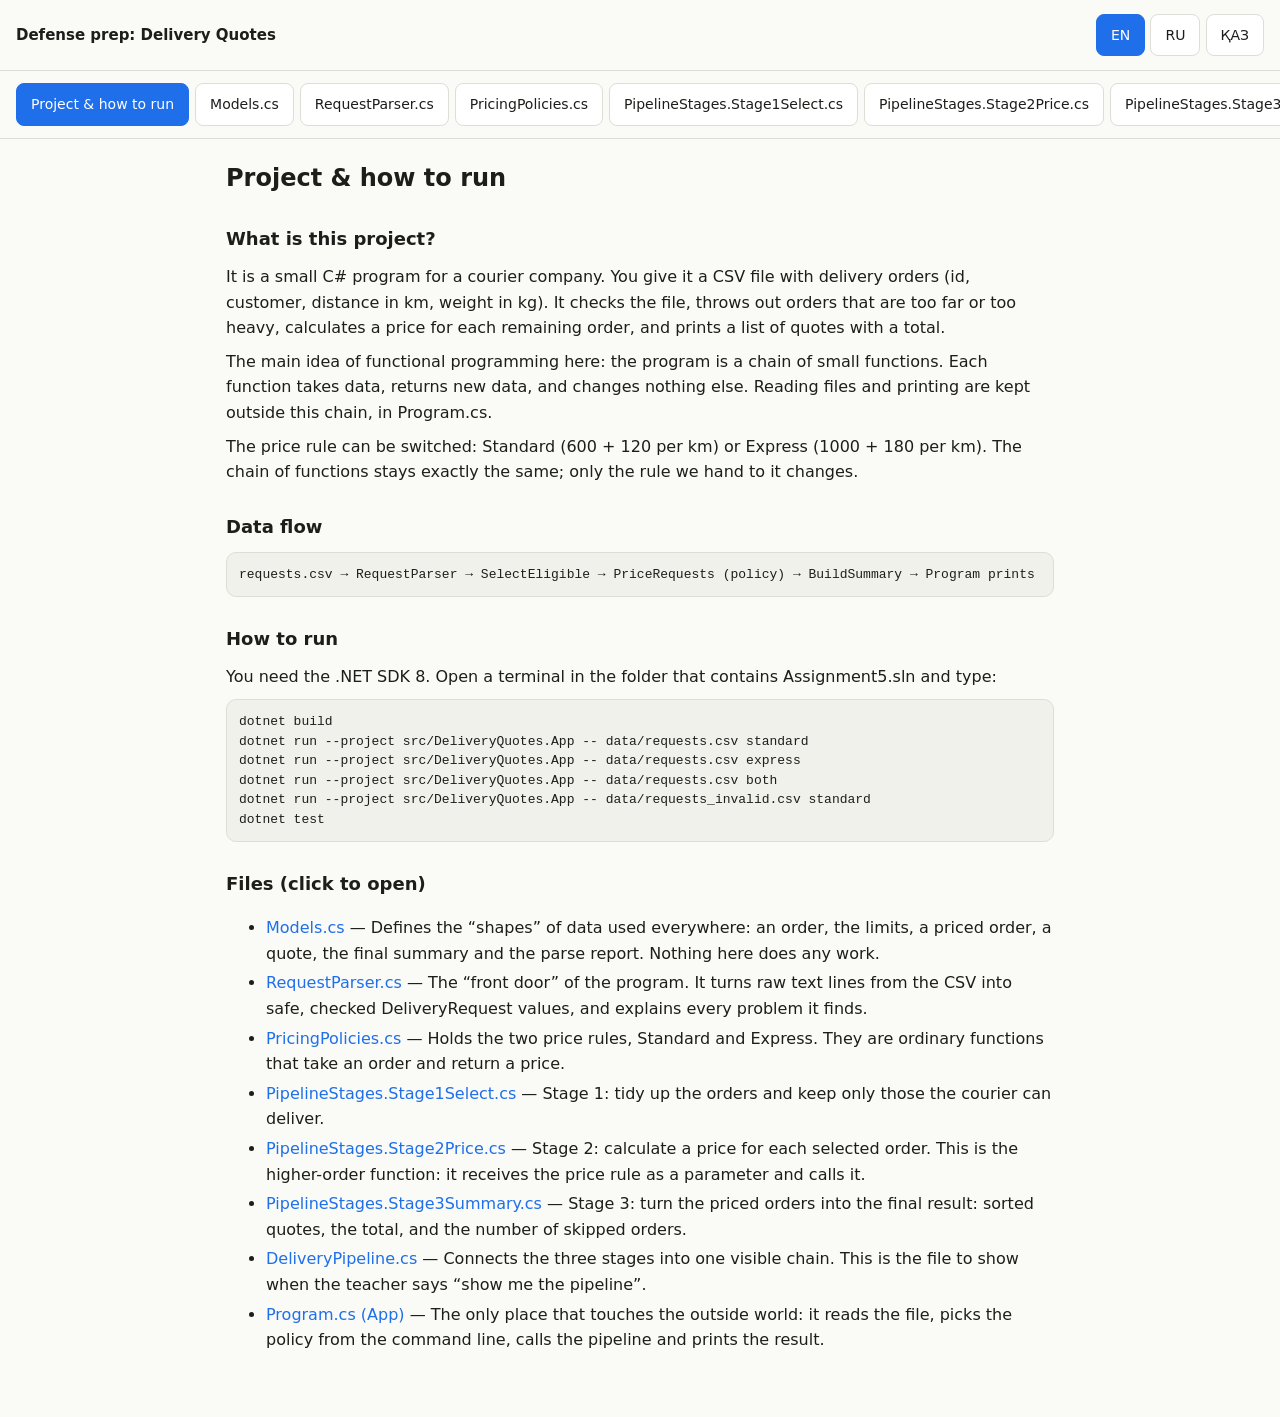
<file: index.html>
<!DOCTYPE html>
<html lang="en">
<head>
<meta charset="utf-8">
<meta name="viewport" content="width=device-width, initial-scale=1, viewport-fit=cover">
<title>Defense prep – Delivery Quotes (Assignment 5)</title>
<link rel="icon" href="data:image/svg+xml,%3Csvg xmlns='http://www.w3.org/2000/svg' viewBox='0 0 100 100'%3E%3Ctext y='.9em' font-size='90'%3E🛡️%3C/text%3E%3C/svg%3E">
<link rel="stylesheet" href="css/style.css">
</head>
<body>
<header><b id="ttl"></b><div class="lang"><button data-l="en">EN</button> <button data-l="ru">RU</button> <button data-l="kk">ҚАЗ</button></div></header>
<nav id="nav"></nav>
<main id="app"></main>
<script src="js/ui.js" defer></script>
<script src="js/files/models.js" defer></script>
<script src="js/files/parser.js" defer></script>
<script src="js/files/policies.js" defer></script>
<script src="js/files/stage1.js" defer></script>
<script src="js/files/stage2.js" defer></script>
<script src="js/files/stage3.js" defer></script>
<script src="js/files/pipeline.js" defer></script>
<script src="js/files/program.js" defer></script>
<script src="js/app.js" defer></script>
</body>
</html>
</file>
<file: css/style.css>
:root{--bg:#fafaf7;--fg:#1d1d1b;--mut:#66665f;--card:#fff;--line:#deded6;--acc:#1f6feb;--code:#f1f1ec;--on:#fff;
box-sizing:border-box;padding-top:env(safe-area-inset-top,0px);padding-bottom:env(safe-area-inset-bottom,0px)}
@media (prefers-color-scheme:dark){:root:not([data-theme="light"]){--bg:#17171a;--fg:#ececea;--mut:#a0a09a;--card:#202024;--line:#34343a;--acc:#6aa4ff;--code:#121215;--on:#101014}}
:root[data-theme="dark"]{--bg:#17171a;--fg:#ececea;--mut:#a0a09a;--card:#202024;--line:#34343a;--acc:#6aa4ff;--code:#121215;--on:#101014}
html{scroll-padding-top:env(safe-area-inset-top,0px)}
*{box-sizing:border-box}
body{margin:0;background:var(--bg);color:var(--fg);font:16px/1.6 system-ui,-apple-system,"Segoe UI",Roboto,sans-serif}
header{padding:14px 16px;border-bottom:1px solid var(--line);display:flex;flex-wrap:wrap;gap:10px;align-items:center;justify-content:space-between}
header b{font-size:15px}
.lang button,nav button{font:inherit;font-size:14px;border:1px solid var(--line);background:var(--card);color:var(--fg);padding:9px 14px;min-height:40px;border-radius:8px;cursor:pointer}
.lang button.on,nav button.on{background:var(--acc);color:var(--on);border-color:var(--acc)}
nav{display:flex;flex-wrap:wrap;gap:6px;padding:12px 16px;border-bottom:1px solid var(--line)}
main{max-width:860px;margin:0 auto;padding:20px 16px 48px}
h1{font-size:24px;margin:0 0 6px;word-break:break-word}
h2{font-size:18px;margin:28px 0 10px}
p{margin:8px 0}.mut{color:var(--mut)}
pre{background:var(--code);border:1px solid var(--line);border-radius:10px;padding:12px;overflow-x:auto;font:13px/1.5 ui-monospace,Consolas,monospace;margin:10px 0;max-width:100%}
.note{background:var(--card);border:1px solid var(--line);border-radius:12px;padding:6px 14px 10px;margin:14px 0}
.num{display:inline-block;background:var(--acc);color:var(--on);border-radius:50%;width:22px;height:22px;text-align:center;font-size:13px;line-height:22px;margin-right:6px}
a{color:var(--acc);cursor:pointer}
li{margin:4px 0}
html{-webkit-text-size-adjust:100%}
nav{flex-wrap:nowrap;overflow-x:auto;position:relative;-webkit-overflow-scrolling:touch}
nav button{flex:0 0 auto;white-space:nowrap}
.pager{display:flex;gap:10px;margin:28px 0 0}
.pager button{flex:1;font:inherit;font-size:15px;min-height:46px;border:1px solid var(--line);background:var(--card);color:var(--fg);border-radius:10px;padding:8px 10px;cursor:pointer;word-break:break-word}
@media (max-width:600px){main{padding:16px 12px 40px}h1{font-size:21px}pre{white-space:pre-wrap;word-break:break-word;font-size:12.5px}.note{padding:4px 10px 8px}.pager{flex-direction:column}}
</file>
